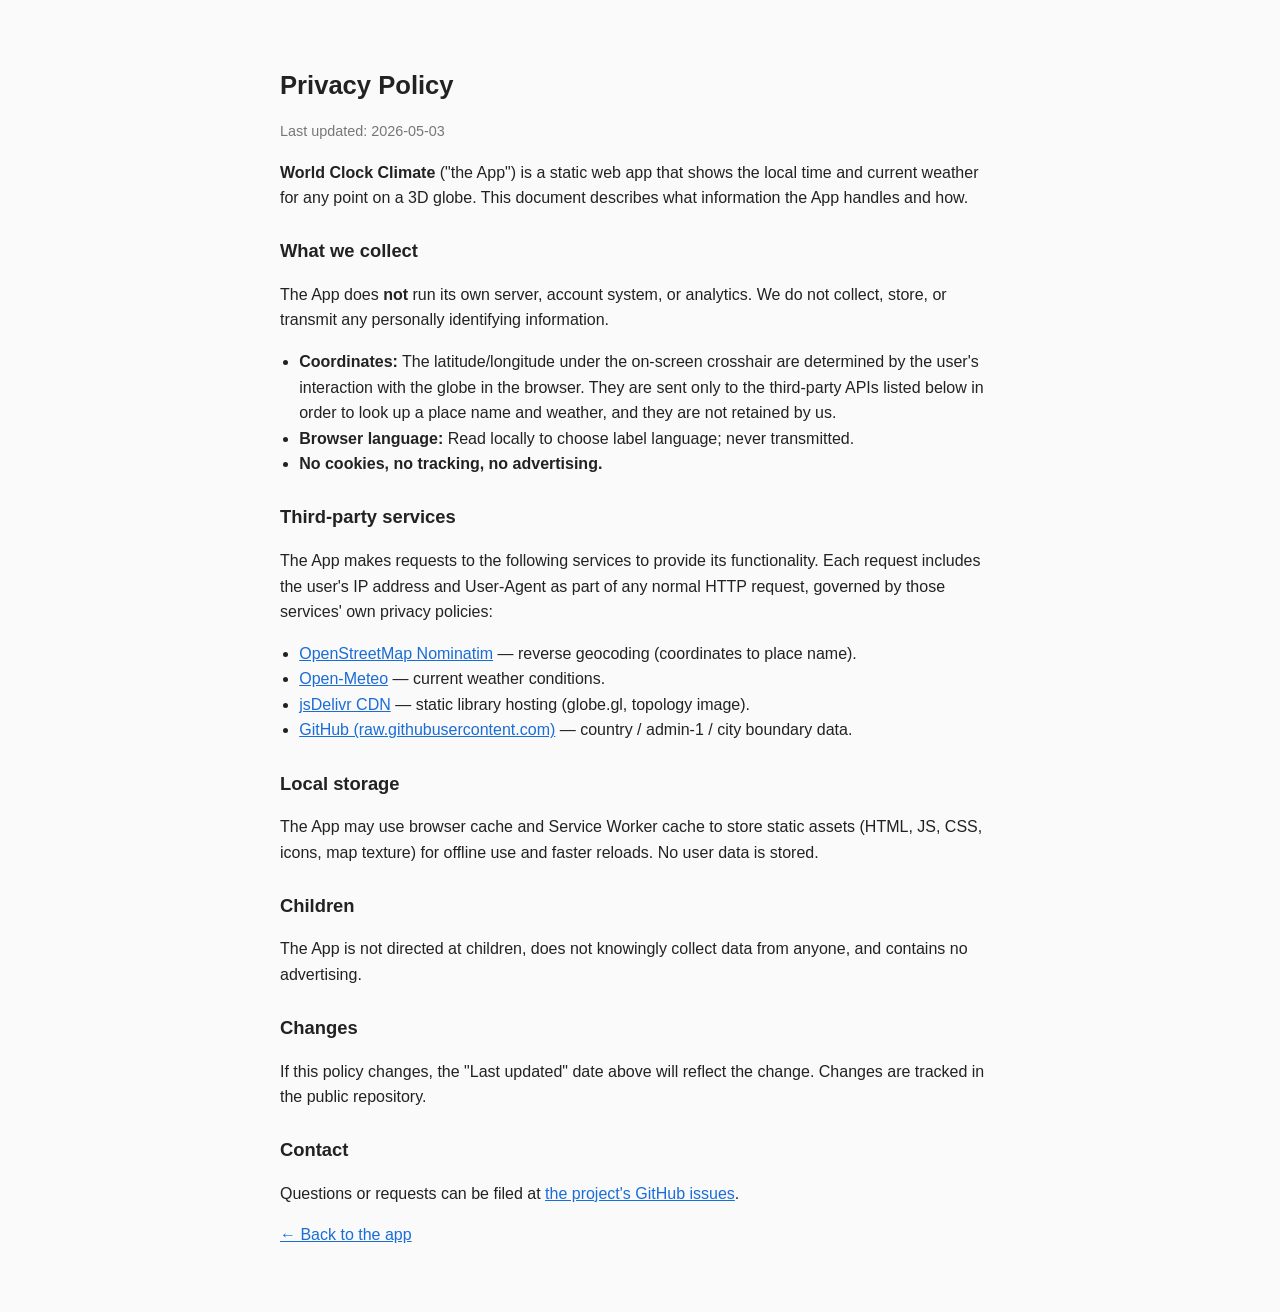
<file: privacy.html>
<!DOCTYPE html>
<html lang="en">
<head>
    <meta charset="UTF-8">
    <meta name="viewport" content="width=device-width, initial-scale=1.0">
    <title>Privacy Policy — World Clock Climate</title>
    <style>
        body { font-family: -apple-system, BlinkMacSystemFont, 'Segoe UI', sans-serif;
               max-width: 720px; margin: 2rem auto; padding: 1rem 1.5rem; line-height: 1.6;
               color: #222; background: #fafafa; }
        h1 { font-size: 1.6rem; margin-bottom: 0.2rem; }
        h2 { font-size: 1.15rem; margin-top: 1.6rem; }
        .updated { color: #777; font-size: 0.9rem; }
        a { color: #1a6cd6; }
        ul { padding-left: 1.2rem; }
    </style>
</head>
<body>
    <h1>Privacy Policy</h1>
    <p class="updated">Last updated: 2026-05-03</p>

    <p>
        <strong>World Clock Climate</strong> ("the App") is a static web app that shows the local time
        and current weather for any point on a 3D globe. This document describes what information the App
        handles and how.
    </p>

    <h2>What we collect</h2>
    <p>The App does <strong>not</strong> run its own server, account system, or analytics. We do not collect, store, or
    transmit any personally identifying information.</p>
    <ul>
        <li><strong>Coordinates:</strong> The latitude/longitude under the on-screen crosshair are determined
            by the user's interaction with the globe in the browser. They are sent only to the third-party
            APIs listed below in order to look up a place name and weather, and they are not retained by us.</li>
        <li><strong>Browser language:</strong> Read locally to choose label language; never transmitted.</li>
        <li><strong>No cookies, no tracking, no advertising.</strong></li>
    </ul>

    <h2>Third-party services</h2>
    <p>The App makes requests to the following services to provide its functionality. Each request includes the
    user's IP address and User-Agent as part of any normal HTTP request, governed by those services' own privacy policies:</p>
    <ul>
        <li><a href="https://operations.osmfoundation.org/policies/nominatim/">OpenStreetMap Nominatim</a> — reverse geocoding (coordinates to place name).</li>
        <li><a href="https://open-meteo.com/en/terms">Open-Meteo</a> — current weather conditions.</li>
        <li><a href="https://www.jsdelivr.com/terms/privacy-policy-jsdelivr-net">jsDelivr CDN</a> — static library hosting (globe.gl, topology image).</li>
        <li><a href="https://docs.github.com/en/site-policy/privacy-policies/github-privacy-statement">GitHub (raw.githubusercontent.com)</a> — country / admin-1 / city boundary data.</li>
    </ul>

    <h2>Local storage</h2>
    <p>The App may use browser cache and Service Worker cache to store static assets (HTML, JS, CSS, icons,
    map texture) for offline use and faster reloads. No user data is stored.</p>

    <h2>Children</h2>
    <p>The App is not directed at children, does not knowingly collect data from anyone, and contains no
    advertising.</p>

    <h2>Changes</h2>
    <p>If this policy changes, the "Last updated" date above will reflect the change. Changes are tracked
    in the public repository.</p>

    <h2>Contact</h2>
    <p>Questions or requests can be filed at <a href="https://github.com/shimhaekwon/world-clock-globe/issues">the project's GitHub issues</a>.</p>

    <p><a href="./index.html">← Back to the app</a></p>
</body>
</html>
</file>
